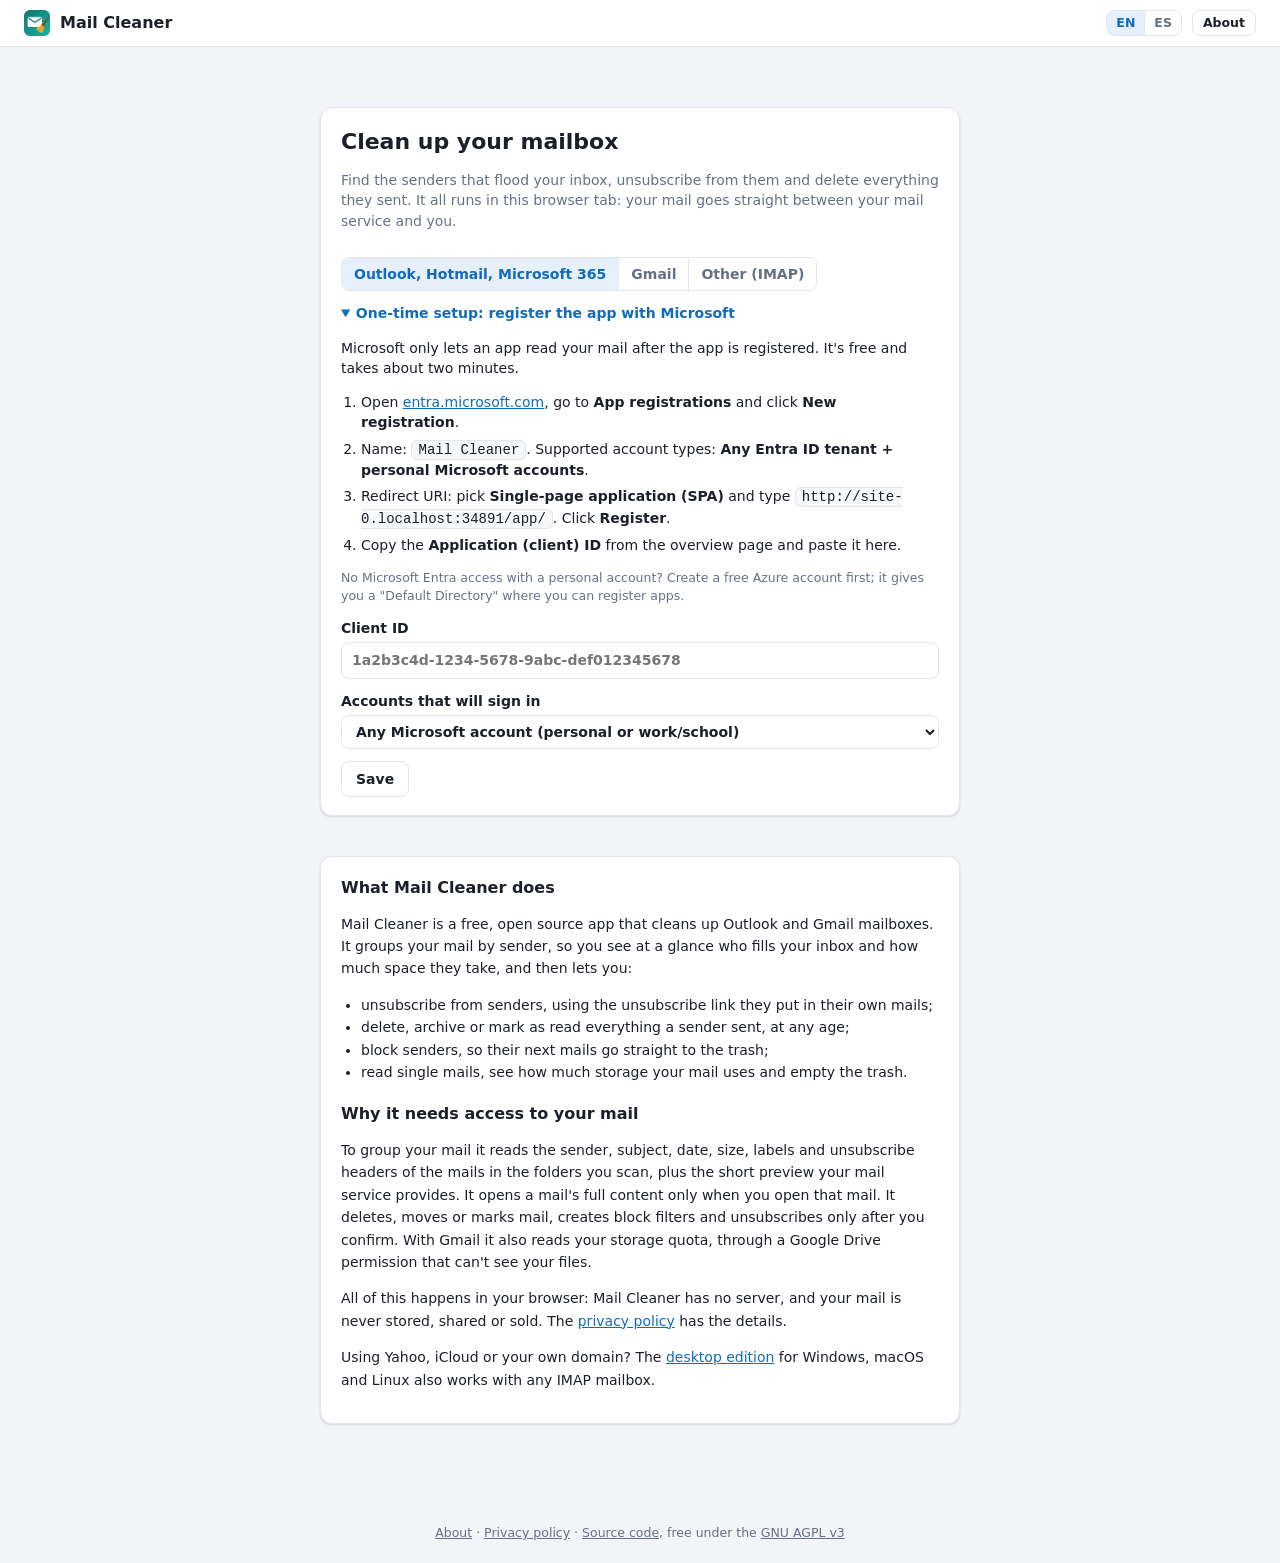
<file: app/index.html>
<!doctype html>
<!-- Mail Cleaner, Copyright (C) 2026 XxSeRyIxX. SPDX-License-Identifier: AGPL-3.0-or-later. Additional terms: see NOTICE. -->
<html lang="en" class="booting">
<head>
  <meta charset="utf-8">
  <!-- GitHub Pages can't send headers, so the page carries its own policy. Mail bodies inherit it in their frame and add a stricter one.
       The hashes are the desktop marker below and the desktop edition's link relay for mail frames (mail.js). -->
  <meta http-equiv="Content-Security-Policy" content="default-src 'self'; script-src 'self' https://accounts.google.com/gsi/client 'sha256-d5X+g5qHFkPagbpJu0rAwpgB8TPoUNZVFLPJgvJJUYA=' 'sha256-LWPZg8NMc2iP+skodLnE5gZQXyqTY5T8fFsRHmKO1uI='; style-src 'self' 'unsafe-inline' https://accounts.google.com/gsi/style; img-src 'self' data: https:; font-src 'self' data: https:; connect-src 'self' https:; frame-src https://accounts.google.com/gsi/; object-src 'none'; base-uri 'none'; form-action 'none'">
  <meta name="viewport" content="width=device-width, initial-scale=1">
  <meta name="description" content="Mail Cleaner finds the senders that flood your Outlook or Gmail inbox, then unsubscribes, deletes, archives or blocks them in bulk. It runs in your browser, with no server.">
  <meta name="author" content="XxSeRyIxX">
  <meta name="generator" content="Mail Cleaner d322843150ce2503">
  <title>Mail Cleaner: bulk unsubscribe and clean up Outlook and Gmail</title>
  <link rel="canonical" href="https://xxseryixx.github.io/mail-cleaner/">
  <meta property="og:type" content="website">
  <meta property="og:site_name" content="Mail Cleaner">
  <meta property="og:title" content="Mail Cleaner">
  <meta property="og:description" content="Find the senders that flood your Outlook or Gmail inbox, then unsubscribe, delete, archive or block them in bulk. Free and open source, and it runs in your browser with no server.">
  <meta property="og:url" content="https://xxseryixx.github.io/mail-cleaner/">
  <meta property="og:image" content="https://xxseryixx.github.io/mail-cleaner/social.png">
  <meta property="og:image:width" content="1280">
  <meta property="og:image:height" content="640">
  <meta property="og:image:alt" content="Mail Cleaner: find the senders that flood your inbox, then unsubscribe, delete or archive them in bulk.">
  <meta property="og:locale" content="en_US">
  <meta property="og:locale:alternate" content="es_ES">
  <meta name="twitter:card" content="summary_large_image">
  <script type="application/ld+json">
  {
    "@context": "https://schema.org",
    "@type": "WebApplication",
    "name": "Mail Cleaner",
    "url": "https://xxseryixx.github.io/mail-cleaner/",
    "description": "Finds the senders that flood your Outlook or Gmail inbox, then unsubscribes, deletes, archives or blocks them in bulk. It runs in your browser, with no server.",
    "image": "https://xxseryixx.github.io/mail-cleaner/social.png",
    "applicationCategory": "UtilitiesApplication",
    "operatingSystem": "Web, Windows, macOS, Linux",
    "inLanguage": ["en", "es"],
    "isAccessibleForFree": true,
    "offers": { "@type": "Offer", "price": "0", "priceCurrency": "USD" },
    "license": "https://www.gnu.org/licenses/agpl-3.0.html",
    "author": { "@type": "Person", "name": "XxSeRyIxX", "url": "https://github.com/XxSeRyIxX" }
  }
  </script>
  <link rel="icon" href="icon.png">
  <link rel="stylesheet" href="app.css">
  <!-- app.css hides the page until app.js shows a view, and without scripts none ever shows. -->
  <noscript><style>.booting main, .booting .footer { visibility: visible; }</style></noscript>
  <!-- Marks the desktop edition before the first paint, so parts meant for the website never flash there. -->
  <script>if (typeof window.external?.receiveMessage === 'function') document.documentElement.classList.add('desktop', 'booting');</script>
  <script type="module" src="app.js"></script>
</head>
<body>
  <!-- data-i18n names a text in app/i18n.js: the English is this page, the Spanish is there. -->
  <header class="topbar">
    <div class="brand" data-only="web">
      <img src="icon.png" width="26" height="26" alt="">
      Mail Cleaner
    </div>
    <div class="row">
      <div id="account" class="account" hidden>
        <span id="account-name"></span>
        <button id="logout" class="btn ghost small" data-i18n="signOut">Sign out</button>
      </div>
      <div id="lang" class="seg small" role="group" aria-label="Language" data-i18n-aria-label="lang">
        <button type="button" data-lang="en">EN</button>
        <button type="button" data-lang="es">ES</button>
      </div>
      <button class="btn ghost small" data-about data-i18n="about">About</button>
    </div>
  </header>

  <main>
    <!-- Pick the mail service and sign in -->
    <section id="view-connect" class="card narrow">
      <h1 data-i18n="connect.title">Clean up your mailbox</h1>
      <p class="muted"><span data-i18n="connect.intro">Find the senders that flood your inbox, unsubscribe from them and delete everything
        they sent. It all runs</span> <span data-only="web" data-i18n="connect.web">in this browser tab</span><span data-only="desktop" hidden
        data-i18n="connect.desktop">on your computer</span><span data-i18n="connect.direct">: your mail goes straight between your mail
        service and you.</span></p>
      <div id="providers" class="seg" role="group" aria-label="Mail service" data-i18n-aria-label="providers">
        <button type="button" data-provider="outlook">Outlook, Hotmail, Microsoft 365</button>
        <button type="button" data-provider="gmail">Gmail</button>
        <button type="button" data-provider="imap" data-i18n="provider.imap">Other (IMAP)</button>
      </div>

      <div id="oauth">
        <button id="login" class="btn primary big"></button>
        <p id="login-wait" class="info-box small" hidden><span data-i18n="login.wait">Finish signing in in your browser, then come back
          here.</span> <button id="login-cancel" type="button" class="link" data-i18n="cancel">Cancel</button></p>
        <p id="login-error" class="error" hidden></p>
        <p id="login-note" class="muted small"></p>
        <details id="own-app">
          <summary id="own-app-title"></summary>
          <div id="steps-outlook">
            <p data-i18n="ms.why">Microsoft only lets an app read your mail after the app is registered. It's free and takes about two minutes.</p>
            <ol class="steps">
              <li data-i18n="ms.step1">Open <a href="https://entra.microsoft.com" target="_blank" rel="noopener noreferrer">entra.microsoft.com</a>,
                go to <b>App registrations</b> and click <b>New registration</b>.</li>
              <li data-i18n="ms.step2">Name: <code>Mail Cleaner</code>. Supported account types:
                <b>Any Entra ID tenant + personal Microsoft accounts</b>.</li>
              <li data-only="web" data-i18n="ms.step3web">Redirect URI: pick <b>Single-page application (SPA)</b> and type
                <code class="redirect-uri"></code>. Click <b>Register</b>.</li>
              <li data-only="desktop" hidden data-i18n="ms.step3desktop">Redirect URI: pick <b>Public client/native (mobile &amp; desktop)</b>
                and type <code class="desktop-redirect"></code>. Click <b>Register</b>.</li>
              <li data-i18n="ms.step4">Copy the <b>Application (client) ID</b> from the overview page and paste it here.</li>
            </ol>
            <p class="muted small" data-i18n="ms.noEntra">No Microsoft Entra access with a personal account? Create a free Azure account first;
              it gives you a "Default Directory" where you can register apps.</p>
          </div>
          <div id="steps-gmail" hidden>
            <p data-i18n="g.why">Google only lets an app read Gmail through a Google Cloud project. Yours is free and takes about ten minutes, once.</p>
            <ol class="steps">
              <li data-i18n="g.step1">Open <a href="https://console.cloud.google.com/projectcreate" target="_blank" rel="noopener noreferrer">console.cloud.google.com</a>
                and create a project, for example <code>Mail Cleaner</code>.</li>
              <li data-i18n="g.step2">In <b>APIs &amp; Services</b>, <b>Library</b>, find the <b>Gmail API</b> and click <b>Enable</b>.
                Do the same for the <b>Google Drive API</b>: the app only uses it to show how much storage you use.</li>
              <li data-i18n="g.step3">Open <b>Google Auth Platform</b> and click <b>Get started</b>: any app name, your email, audience <b>External</b>.
                Then in <b>Audience</b>, under <b>Test users</b>, add your Gmail address.</li>
              <li data-only="web" data-i18n="g.step4web">In <b>Clients</b>, click <b>Create client</b>, application type <b>Web application</b>. Under
                <b>Authorized JavaScript origins</b> add <code class="js-origin"></code>. Copy the <b>Client ID</b> and paste it here.
                There's no secret to copy.</li>
              <li data-only="desktop" hidden data-i18n="g.step4desktop">In <b>Clients</b>, click <b>Create client</b>, application type <b>Desktop app</b>.
                Copy the <b>Client ID</b> and the <b>Client secret</b> and paste them here. Google doesn't treat a desktop app's
                secret as a secret: it can't stay hidden in an app people download.</li>
            </ol>
            <p class="muted small"><span data-i18n="g.unverified">At sign-in Google warns that it hasn't verified the app: it's your own, so click
              <b>Continue</b> and allow what it asks.</span><span data-only="web" data-i18n="g.hour"> Google's sign-ins in a browser last an hour;
              after that the app asks you to click Continue.</span></p>
          </div>
          <form id="app-form" class="form">
            <label><span data-i18n="clientId">Client ID</span>
              <input id="client-id" autocomplete="off" spellcheck="false">
            </label>
            <label id="f-secret" hidden><span data-i18n="clientSecret">Client secret</span>
              <input id="client-secret" autocomplete="off" spellcheck="false">
            </label>
            <label id="f-tenant"><span data-i18n="tenant">Accounts that will sign in</span>
              <select id="tenant">
                <option value="common" data-i18n="tenant.common">Any Microsoft account (personal or work/school)</option>
                <option value="consumers" data-i18n="tenant.consumers">Personal only (outlook.com, hotmail, live)</option>
                <option value="organizations" data-i18n="tenant.organizations">Work or school only</option>
              </select>
            </label>
            <p id="app-error" class="error" hidden></p>
            <div class="row">
              <button class="btn" data-i18n="save">Save</button>
              <button type="button" id="app-default" class="link" hidden></button>
            </div>
          </form>
        </details>
      </div>

      <div id="imap" hidden>
        <div id="imap-desktop-only" class="box">
          <p data-i18n="imap.webOnly">Browsers can't connect to mail servers, so IMAP (Yahoo, iCloud, AOL, GMX, Zoho, your own domain...) only works in the
            desktop edition of Mail Cleaner, for Windows, macOS and Linux. Download it, run it and pick <b>Other (IMAP)</b> there.</p>
          <a data-link="releases" target="_blank" rel="noopener" data-i18n="getDesktop">Get the desktop edition</a>
        </div>
        <form id="imap-form" class="form">
          <p data-i18n="imap.intro">Type your address and the app fills in the server. Many services want an <b>app password</b> rather than your normal
            password; you create one in your account's security settings.</p>
          <p class="muted small"><span data-i18n="imap.keep1">Here the app has to keep your password.</span> <span id="imap-keep"></span>
            <span data-i18n="imap.keep2">and it only goes to your mail server over an encrypted connection. IMAP has no way to block senders, so
            that option isn't offered.</span></p>
          <label><span data-i18n="imap.email">Email address</span>
            <input id="imap-email" type="email" autocomplete="off" spellcheck="false" placeholder="name@example.com" data-i18n-placeholder="imap.emailExample">
          </label>
          <p id="imap-tip" class="info-box small" hidden></p>
          <label><span data-i18n="imap.password">Password or app password</span>
            <input id="imap-password" type="password" autocomplete="off">
          </label>
          <div class="row wrap server">
            <label class="grow"><span data-i18n="imap.server">IMAP server</span>
              <input id="imap-host" autocomplete="off" spellcheck="false" placeholder="imap.example.com">
            </label>
            <label><span data-i18n="imap.port">Port</span>
              <input id="imap-port" type="number" min="1" max="65535" value="993">
            </label>
            <label><span data-i18n="imap.security">Security</span>
              <select id="imap-security">
                <option value="ssl">SSL/TLS</option>
                <option value="starttls">STARTTLS</option>
              </select>
            </label>
          </div>
          <label><span data-i18n="imap.user">User name <span class="muted">(only if it isn't your email address)</span></span>
            <input id="imap-user" autocomplete="off" spellcheck="false">
          </label>
          <p id="imap-error" class="error" hidden></p>
          <div class="row">
            <button id="imap-save" class="btn primary" data-i18n="imap.connect">Connect</button>
          </div>
        </form>
      </div>
    </section>

    <!-- What the app does, readable without signing in: Google's review looks for it on the home page. -->
    <section id="intro" class="card narrow doc" data-only="web">
      <h2 data-i18n="intro.what">What Mail Cleaner does</h2>
      <p data-i18n="intro.p1">Mail Cleaner is a free, open source app that cleans up Outlook and Gmail mailboxes. It groups your mail by sender, so you
        see at a glance who fills your inbox and how much space they take, and then lets you:</p>
      <ul>
        <li data-i18n="intro.li1">unsubscribe from senders, using the unsubscribe link they put in their own mails;</li>
        <li data-i18n="intro.li2">delete, archive or mark as read everything a sender sent, at any age;</li>
        <li data-i18n="intro.li3">block senders, so their next mails go straight to the trash;</li>
        <li data-i18n="intro.li4">read single mails, see how much storage your mail uses and empty the trash.</li>
      </ul>
      <h2 data-i18n="intro.why">Why it needs access to your mail</h2>
      <p data-i18n="intro.p2">To group your mail it reads the sender, subject, date, size, labels and unsubscribe headers of the mails in the folders you
        scan, plus the short preview your mail service provides. It opens a mail's full content only when you open that mail. It
        deletes, moves or marks mail, creates block filters and unsubscribes only after you confirm. With Gmail it also reads your
        storage quota, through a Google Drive permission that can't see your files.</p>
      <p data-i18n="intro.p3">All of this happens in your browser: Mail Cleaner has no server, and your mail is never stored, shared or sold. The
        <a href="privacy.html" data-privacy>privacy policy</a> has the details.</p>
      <p data-i18n="intro.p4">Using Yahoo, iCloud or your own domain? The <a data-link="releases" target="_blank" rel="noopener">desktop edition</a>
        for Windows, macOS and Linux also works with any IMAP mailbox.</p>
    </section>

    <!-- Main -->
    <section id="view-main" class="stack" hidden>
      <div id="storage" class="card storage" hidden>
        <div class="row space wrap">
          <h2 data-i18n="storage">Storage</h2>
          <a id="st-manage" class="small" target="_blank" rel="noopener noreferrer" hidden></a>
        </div>
        <div id="st-summary"></div>
        <div id="st-meter" class="meter" hidden></div>
        <div id="st-legend" class="legend small"></div>
        <div id="st-trash-row" class="row wrap">
          <span id="st-trash" class="small"></span>
          <button id="st-empty" class="btn small danger" hidden></button>
        </div>
        <p id="st-note" class="muted small" hidden></p>
      </div>

      <div class="card">
        <div class="row space wrap">
          <h2 data-i18n="scan.h">1. Scan</h2>
          <span id="scan-info" class="muted small"></span>
        </div>
        <div id="folders" class="chips"></div>
        <div class="row wrap">
          <button id="scan" class="btn primary"></button>
          <label id="scan-unsub-box" class="row small"><input type="checkbox" id="scan-unsub" checked>
            <span data-i18n="scan.unsub">Also find unsubscribe links <span class="muted">(runs in the background, you can work meanwhile)</span></span></label>
          <button id="more-folders" class="link" hidden></button>
        </div>
      </div>

      <div id="job" class="card" hidden>
        <div class="row space">
          <b id="job-title"></b>
          <button id="job-cancel" class="btn ghost small" data-i18n="stop">Stop</button>
        </div>
        <div class="bar"><div id="job-bar"></div></div>
        <div class="row space small">
          <span id="job-text"></span>
          <span id="job-note" class="warn-text"></span>
        </div>
        <p id="job-help" class="muted small" hidden></p>
      </div>

      <div id="stats" class="stats" hidden></div>

      <div id="results" class="layout" hidden>
        <div class="card">
          <div class="row space wrap">
            <h2 data-i18n="pick">2. Pick what to clean</h2>
            <div class="row wrap">
              <div id="group" class="seg" role="group" aria-label="Group by" data-i18n-aria-label="groupBy">
                <button data-group="sender" class="on" data-i18n="bySender">By sender</button>
                <button data-group="domain" data-i18n="byDomain">By domain</button>
              </div>
              <input id="search" type="search" placeholder="Search sender or subject" data-i18n-placeholder="search" autocomplete="off">
            </div>
          </div>

          <div class="filters">
            <div id="chips" class="chips">
              <button class="chip" data-chip="spam" title="Junk, ignored newsletters and bulk mail" data-i18n-title="chip.spamWhy" data-i18n="chip.spam">Likely spam</button>
              <button class="chip" data-chip="unsub" title="Senders with an unsubscribe link" data-i18n-title="chip.unsubWhy" data-i18n="chip.unsub">Can unsubscribe</button>
              <button class="chip" data-chip="unopened" title="Senders whose mail you never opened" data-i18n-title="chip.unopenedWhy" data-i18n="chip.unopened">Never opened</button>
              <button class="chip" data-chip="junk" id="chip-junk"></button>
              <button class="chip" data-chip="attach" data-i18n="chip.attach">With attachments</button>
            </div>
            <div class="row wrap">
              <label class="filter"><span data-i18n="f.age">Older than</span>
                <select id="f-age">
                  <option value="0" data-i18n="f.anyAge">any age</option>
                  <option value="30" data-i18n="months.1">1 month</option>
                  <option value="90" data-i18n="months.3">3 months</option>
                  <option value="180" data-i18n="months.6">6 months</option>
                  <option value="365" data-i18n="years.1">1 year</option>
                  <option value="730" data-i18n="years.2">2 years</option>
                  <option value="1825" data-i18n="years.5">5 years</option>
                </select>
              </label>
              <label class="filter"><span data-i18n="f.mails">Senders with at least</span>
                <select id="f-mails">
                  <option value="1" data-i18n="mails.1">1 mail</option>
                  <option value="2" data-i18n="mails.2">2 mails</option>
                  <option value="5" data-i18n="mails.5">5 mails</option>
                  <option value="10" data-i18n="mails.10">10 mails</option>
                  <option value="20" data-i18n="mails.20">20 mails</option>
                  <option value="50" data-i18n="mails.50">50 mails</option>
                  <option value="100" data-i18n="mails.100">100 mails</option>
                </select>
              </label>
              <label class="filter size-only"><span data-i18n="f.total">using more than</span>
                <select id="f-total">
                  <option value="0" data-i18n="f.anySpace">any space</option>
                  <option value="1">1 MB</option>
                  <option value="10">10 MB</option>
                  <option value="50">50 MB</option>
                  <option value="100">100 MB</option>
                  <option value="500">500 MB</option>
                </select>
              </label>
              <label class="filter size-only"><span data-i18n="f.mailSize">Mails bigger than</span>
                <select id="f-mailsize">
                  <option value="0" data-i18n="f.anySize">any size</option>
                  <option value="0.1">100 KB</option>
                  <option value="1">1 MB</option>
                  <option value="5">5 MB</option>
                  <option value="10">10 MB</option>
                </select>
              </label>
              <button id="f-reset" class="link" hidden data-i18n="f.reset">Reset filters</button>
            </div>
          </div>

          <p id="summary" class="summary"></p>
          <div id="bulk" class="bulk" hidden>
            <span id="bulk-text"></span>
            <button id="bulk-remove" class="btn small danger" data-i18n="remove">Remove</button>
            <button id="bulk-archive" class="btn small" data-i18n="archive">Archive</button>
            <button id="bulk-read" class="btn small" data-i18n="markRead">Mark read</button>
            <button id="bulk-unsub" class="btn small" data-i18n="unsubscribe">Unsubscribe</button>
            <button id="bulk-add" class="btn small" data-i18n="addToList">Add to list</button>
            <button id="bulk-clear" class="link" data-i18n="clear">Clear</button>
          </div>
          <table class="grid">
            <thead>
              <tr>
                <th class="c-sel"><input type="checkbox" id="sel-all" title="Select all" data-i18n-title="selectAll"></th>
                <th class="c-who" data-sort="label"></th>
                <th class="c-num" data-sort="count" data-i18n="th.mails">Mails</th>
                <th class="c-size size-only" data-sort="size" data-i18n="th.size">Size</th>
                <th class="c-num" data-sort="unreadPct" data-i18n="th.unread">Unread</th>
                <th class="c-num" data-sort="score" title="How spammy this sender looks (0 to 100). Hover a score to see why." data-i18n-title="th.spamWhy">Spam</th>
                <th class="c-date" data-sort="latest" data-i18n="th.latest">Latest</th>
                <th data-i18n="th.subject">Last subject</th>
                <th class="c-actions"></th>
              </tr>
            </thead>
            <tbody id="rows"></tbody>
          </table>
          <p id="empty" class="empty" hidden></p>
          <button id="show-more" class="btn ghost wide" hidden></button>
        </div>

        <aside class="card list-panel">
          <h2 data-i18n="list.h">3. Remove list</h2>
          <p class="muted small" data-i18n="list.about">Everything from these senders or domains gets removed, at any age. The list is saved in this browser, so
            after your next scan one click cleans them again.</p>
          <div class="ai-box">
            <b data-i18n="ai.h">Let an AI choose</b>
            <span class="muted small" data-i18n="ai.about">Give ChatGPT, Copilot or any AI chat a summary of your senders, then paste its answer back.</span>
            <div class="row wrap">
              <button id="ai-export" class="btn small" data-i18n="ai.export">1. Export for AI</button>
              <button id="ai-import" class="btn small" data-i18n="ai.import">2. Paste AI answer</button>
            </div>
          </div>
          <form id="add-form" class="row">
            <input id="add-input" placeholder="spam@example.com or @example.com" data-i18n-placeholder="add.example" autocomplete="off" spellcheck="false">
            <button class="btn" data-i18n="add">Add</button>
          </form>
          <ul id="list"></ul>
          <p id="list-total" class="muted small"></p>
          <button id="list-clean" class="btn danger big wide" disabled></button>
        </aside>
      </div>
    </section>
  </main>

  <footer class="footer small muted">
    <button class="link" data-about data-i18n="about">About</button> ·
    <a href="privacy.html" data-privacy data-i18n="privacy">Privacy policy</a> ·
    <a data-link="repo" target="_blank" rel="noopener" data-i18n="source">Source code</a><span data-i18n="freeUnder">, free under the</span>
    <a data-link="license" target="_blank" rel="noopener">GNU AGPL v3</a>
  </footer>

  <dialog id="about">
    <div class="row space">
      <h2>Mail Cleaner</h2>
      <button class="btn ghost small" data-close data-i18n="close">Close</button>
    </div>
    <p data-i18n="about.what">Find the senders that flood your mailbox, unsubscribe from them and delete everything they sent, for Outlook,
      Gmail and IMAP mailboxes. Your mail goes straight between your mail service and you.</p>
    <p id="ab-copy" class="warn-box" hidden></p>
    <p id="ab-made"><span data-i18n="about.made">Made by</span> <a data-link="profile" target="_blank" rel="noopener">XxSeRyIxX</a>.
      Copyright (C) 2026 XxSeRyIxX.</p>
    <p class="small" data-i18n="about.licence">Free and open source: you may use, study, share and change it under the
      <a data-link="license" target="_blank" rel="noopener">GNU Affero General Public License v3</a> or later.
      It comes with absolutely no warranty. The <a data-link="repo" target="_blank" rel="noopener">source code is on GitHub</a>.</p>
    <h3 data-i18n="credits">Credits</h3>
    <ul class="credits small">
      <li data-i18n="credit.mailkit"><b>MailKit and MimeKit</b> by Jeffrey Stedfast (MIT): IMAP in the desktop edition.</li>
      <li data-i18n="credit.photino"><b>Photino.NET</b> by TryPhotino (Apache 2.0): the desktop edition's window.</li>
      <li data-i18n="credit.ispdb"><b>Thunderbird's ISP database</b> by Mozilla: finding the IMAP server for an address.</li>
      <li data-i18n="credit.apis"><b>Microsoft Graph</b>, the <b>Gmail API</b> and <b>Google Identity Services</b>: the mail services and their sign-in.</li>
    </ul>
    <p class="small"><a data-link="issues" target="_blank" rel="noopener" data-i18n="report">Report a problem</a> ·
      <a href="privacy.html" target="_blank" data-privacy data-i18n="privacy">Privacy policy</a><span id="ab-version" hidden> ·
      <a id="ab-deployed" target="_blank" rel="noopener"></a></span></p>
    <div id="ab-proof" class="box small" hidden>
      <p><b data-i18n="proof.original">Original:</b> <span data-i18n="proof.by">Mail Cleaner by XxSeRyIxX,</span>
        <a data-link="repo" target="_blank" rel="noopener" data-i18n="proof.github">on GitHub</a>.
        <b data-i18n="proof.build">Build id:</b> <code id="ab-id"></code>. <b data-i18n="proof.at">Running at:</b> <span id="ab-where"></span>.</p>
      <label class="field"><span data-i18n="proof.look">Look for the build id in text copied from another app</span>
        <textarea id="ab-check" rows="2"></textarea>
      </label>
      <p id="ab-found"></p>
    </div>
  </dialog>

  <dialog id="privacy" class="wide">
    <div class="row space">
      <h2 data-i18n="privacy">Privacy policy</h2>
      <button class="btn ghost small" data-close data-i18n="close">Close</button>
    </div>
    <div id="privacy-body" class="doc"></div>
  </dialog>

  <dialog id="clean">
    <h2 id="cl-title"></h2>
    <p id="cl-who" class="muted"></p>
    <p id="cl-scope" class="muted small" hidden></p>
    <p id="cl-warn" class="warn-box" hidden></p>
    <div id="cl-remove-box">
      <label class="option"><input type="checkbox" id="cl-remove"><span id="cl-remove-text"></span></label>
      <div id="cl-mode" class="indent">
        <label class="option"><input type="radio" name="cl-mode" value="trash" checked><span id="cl-trash-text"></span></label>
        <label id="cl-archive-box" class="option"><input type="radio" name="cl-mode" value="archive">
          <span data-i18n="clean.archive">move them to <b>Archive</b> <span class="muted">(keeps them, out of the Inbox)</span></span></label>
        <label id="cl-delete-box" class="option"><input type="radio" name="cl-mode" value="delete">
          <span><span data-i18n="clean.delete">delete right away, skipping</span> <span class="trash-name"></span>
            <span id="cl-delete-note" class="muted"></span></span></label>
      </div>
    </div>
    <label id="cl-unsub-box" class="option"><input type="checkbox" id="cl-unsub"><span id="cl-unsub-text"></span></label>
    <label id="cl-block-box" class="option"><input type="checkbox" id="cl-block"><span id="cl-block-text"></span></label>
    <div class="row end">
      <button id="cl-cancel" class="btn ghost" data-i18n="cancel">Cancel</button>
      <button id="cl-ok" class="btn danger"></button>
    </div>
  </dialog>

  <dialog id="confirm">
    <h2 id="cf-title"></h2>
    <p id="cf-text"></p>
    <div class="row end">
      <button id="cf-cancel" class="btn ghost" data-i18n="cancel">Cancel</button>
      <button id="cf-ok" class="btn danger"></button>
    </div>
  </dialog>

  <dialog id="renew">
    <h2 data-i18n="renew.h">Continue with Google</h2>
    <p data-i18n="renew.text">Google keeps a sign-in in the browser for one hour. Click <b>Continue</b> to carry on where you left off;
      Google's window usually opens and closes by itself.</p>
    <p id="rn-error" class="error" hidden></p>
    <div class="row end">
      <button id="rn-stop" class="btn ghost" data-i18n="stop">Stop</button>
      <button id="rn-ok" class="btn primary" data-i18n="continue">Continue</button>
    </div>
  </dialog>

  <dialog id="preview" class="wide">
    <div class="row space">
      <h2 id="pv-title"></h2>
      <button class="btn ghost small" data-close data-i18n="close">Close</button>
    </div>
    <div id="pv-unsub-info" class="unsub-box" hidden></div>
    <p id="pv-latest" class="info-box" hidden></p>
    <div class="scroll">
      <table class="grid compact clickable">
        <thead><tr><th class="c-date" data-i18n="pv.received">Received</th><th class="c-from" data-i18n="pv.from">From</th>
          <th data-i18n="pv.subject">Subject</th><th class="c-size size-only" data-i18n="th.size">Size</th>
          <th class="c-folder" data-i18n="pv.folder">Folder</th></tr></thead>
        <tbody id="pv-rows"></tbody>
      </table>
      <button id="pv-more" class="btn ghost wide" hidden></button>
    </div>
    <p id="pv-note" class="muted small"></p>
    <div class="row end wrap">
      <button id="pv-add" class="btn" data-i18n="pv.add">Add to remove list</button>
      <button id="pv-read" class="btn" data-i18n="pv.readAll">Mark all read</button>
      <button id="pv-unsub" class="btn" data-i18n="unsubscribe">Unsubscribe</button>
      <button id="pv-remove" class="btn danger"></button>
    </div>
  </dialog>

  <dialog id="mail" class="viewer">
    <div class="row space">
      <div class="row">
        <button id="mv-newer" class="btn ghost small" title="Newer mail" data-i18n-title="mv.newerWhy" data-i18n="mv.newer">&larr; Newer</button>
        <button id="mv-older" class="btn ghost small" title="Older mail" data-i18n-title="mv.olderWhy" data-i18n="mv.older">Older &rarr;</button>
        <span id="mv-pos" class="muted small"></span>
      </div>
      <button class="btn ghost small" data-close data-i18n="close">Close</button>
    </div>
    <div class="mail-head">
      <h2 id="mv-subject"></h2>
      <div class="muted small"><b id="mv-from"></b> <span id="mv-to"></span></div>
      <div class="muted small" id="mv-meta"></div>
    </div>
    <div class="row wrap">
      <button id="mv-read" class="btn small"></button>
      <button id="mv-archive" class="btn small" data-i18n="archive">Archive</button>
      <button id="mv-delete" class="btn small danger-ghost" data-i18n="mv.delete">Delete</button>
      <button id="mv-images" class="btn small ghost" title="Remote images let the sender know you opened the mail" data-i18n-title="mv.imagesWhy"
        data-i18n="mv.images">Show images</button>
      <a id="mv-web" class="btn small ghost" target="_blank" rel="noopener noreferrer" hidden></a>
      <span id="mv-status" class="muted small"></span>
    </div>
    <!-- No allow-scripts, allow-forms or allow-same-origin: the mail can't run code, submit forms or reach this page. -->
    <iframe id="mv-body" title="Mail" data-i18n-title="mv.frame" sandbox="allow-popups allow-popups-to-escape-sandbox" referrerpolicy="no-referrer"></iframe>
  </dialog>

  <dialog id="links">
    <div class="row space">
      <h2 data-i18n="links.h">Finish unsubscribing</h2>
      <button class="btn ghost small" data-close data-i18n="close">Close</button>
    </div>
    <p class="muted" data-i18n="links.text">These senders don't offer one-click unsubscribe. Open each link and confirm on their page.
      Mail links open your mail app with the message ready to send.</p>
    <ul id="links-list" class="link-list"></ul>
  </dialog>

  <dialog id="export" class="wide">
    <div class="row space">
      <h2 data-i18n="ex.h">Export for an AI</h2>
      <button class="btn ghost small" data-close data-i18n="close">Close</button>
    </div>
    <p class="muted" data-i18n="ex.text">Copy this text into ChatGPT, Copilot, Gemini or any AI chat. If it's too long to paste, download it as a file and
      attach that to the chat instead. It asks the AI which senders to remove, and to answer with a list you bring back here with
      <b>Paste AI answer</b>. The AI doesn't need the full mails: this summary is enough, and much smaller.</p>
    <div class="row wrap">
      <label class="row"><span data-i18n="ex.senders">Senders</span>
        <select id="ex-scope">
          <option value="count" data-i18n="ex.byCount">Top 250 by number of mails</option>
          <option value="size" class="size-only" data-i18n="ex.bySize">Top 250 by space used</option>
          <option value="all" data-i18n="ex.all">All senders</option>
          <option value="view" data-i18n="ex.view">Only what the table shows now</option>
        </select>
      </label>
      <label class="row"><input type="checkbox" id="ex-subjects" checked> <span data-i18n="ex.subjects">Recent subjects</span></label>
      <label class="row"><input type="checkbox" id="ex-preview"> <span data-i18n="ex.preview">Start of their latest mail</span></label>
    </div>
    <label class="field"><span data-i18n="ex.rules">Your own rules for the AI <span class="muted">(optional)</span></span>
      <textarea id="ex-notes" rows="2" placeholder="e.g. keep everything from my bank and from school; I never read shopping newsletters"
        data-i18n-placeholder="ex.rulesExample"></textarea>
    </label>
    <textarea id="ex-text" class="mono" rows="12" readonly aria-label="Text for the AI" data-i18n-aria-label="ex.textLabel"></textarea>
    <div class="row space wrap">
      <span id="ex-size" class="muted small"></span>
      <div class="row wrap">
        <button id="ex-csv-senders" class="btn ghost small" data-i18n="ex.csvSenders">Download senders (CSV)</button>
        <button id="ex-csv-mails" class="btn ghost small" data-i18n="ex.csvMails">Download every mail (CSV)</button>
        <button id="ex-download" class="btn" data-i18n="ex.download">Download text (.md)</button>
        <button id="ex-copy" class="btn primary" data-i18n="ex.copy">Copy text</button>
      </div>
    </div>
  </dialog>

  <dialog id="import" class="wide">
    <div class="row space">
      <h2 data-i18n="im.h">Paste the AI's answer</h2>
      <button class="btn ghost small" data-close data-i18n="close">Close</button>
    </div>
    <textarea id="im-text" rows="7" placeholder="Paste the whole answer here. The addresses in its code block are picked up."
      data-i18n-placeholder="im.example"></textarea>
    <p id="im-note" class="muted small"></p>
    <div id="im-list" class="pick-list"></div>
    <div class="row end">
      <button id="im-add" class="btn primary" disabled></button>
    </div>
  </dialog>

  <div id="toasts" aria-live="polite"></div>
</body>
</html>
</file>
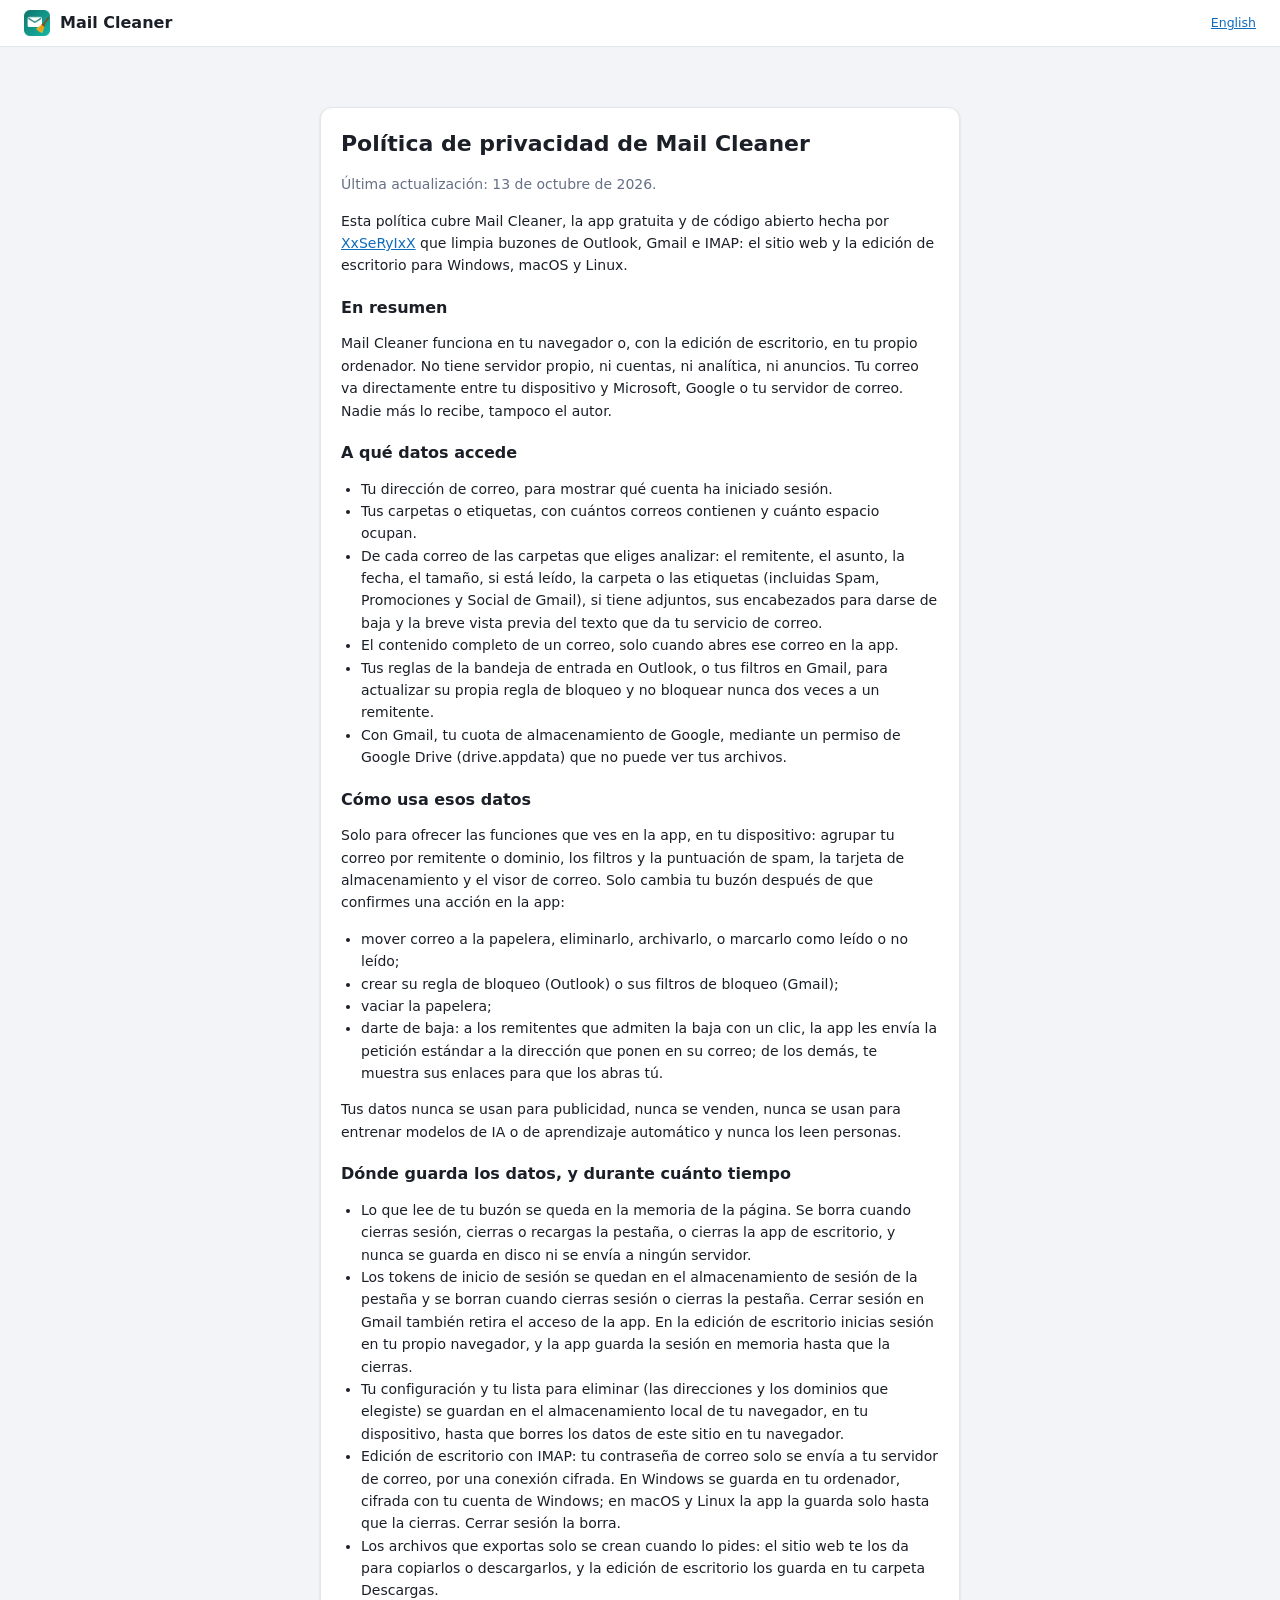
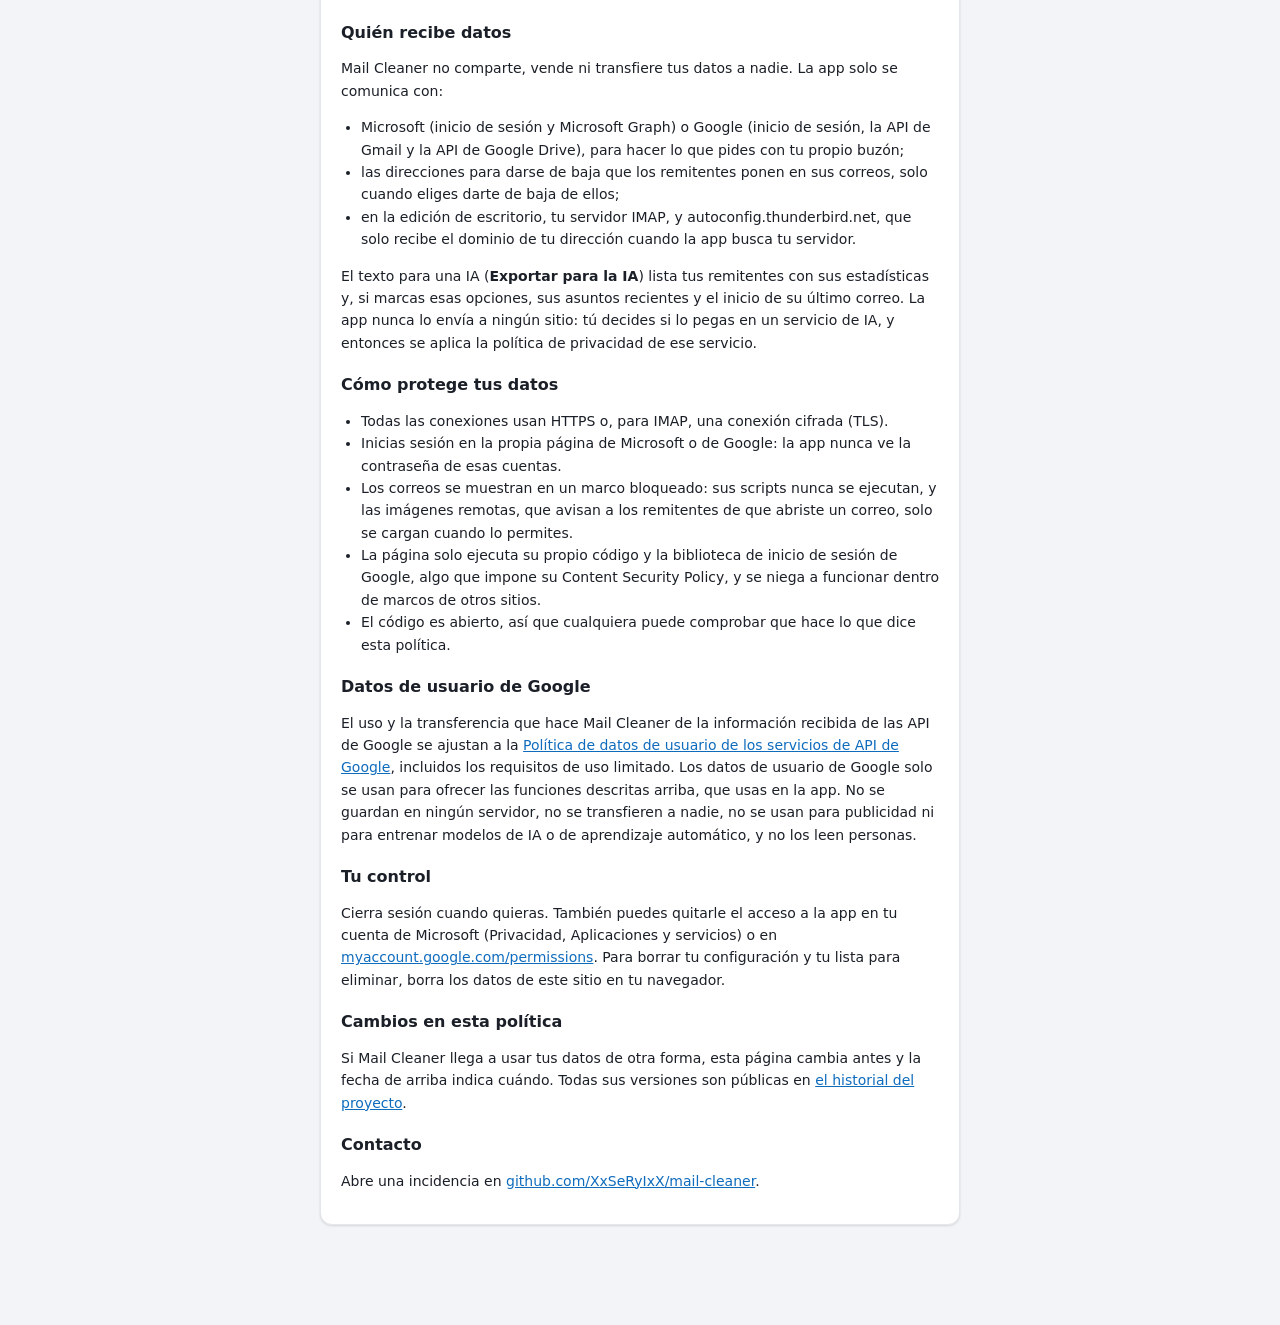
<file: app/privacy.es.html>
<!doctype html>
<!-- Mail Cleaner, Copyright (C) 2026 XxSeRyIxX. SPDX-License-Identifier: AGPL-3.0-or-later. Additional terms: see NOTICE. -->
<html lang="es">
<head>
  <meta charset="utf-8">
  <meta http-equiv="Content-Security-Policy" content="default-src 'none'; style-src 'self'; img-src 'self' data:; connect-src 'self'; base-uri 'none'; form-action 'none'">
  <meta name="viewport" content="width=device-width, initial-scale=1">
  <title>Política de privacidad: Mail Cleaner</title>
  <meta name="description" content="Mail Cleaner no tiene servidor, cuentas, analítica ni anuncios: tu correo va directamente entre tu dispositivo y Microsoft, Google o tu servidor de correo. Qué lee, y para qué.">
  <link rel="canonical" href="https://xxseryixx.github.io/mail-cleaner/privacy.es.html">
  <link rel="alternate" hreflang="en" href="https://xxseryixx.github.io/mail-cleaner/privacy.html">
  <link rel="alternate" hreflang="es" href="https://xxseryixx.github.io/mail-cleaner/privacy.es.html">
  <link rel="icon" href="icon.png">
  <link rel="stylesheet" href="app.css">
</head>
<body>
  <header class="topbar">
    <a class="brand" href="./"><img src="icon.png" width="26" height="26" alt="">Mail Cleaner</a>
    <div class="row"><a class="small" href="privacy.html" hreflang="en" lang="en">English</a></div>
  </header>
  <main>
    <article class="card narrow doc">
      <h1>Política de privacidad de Mail Cleaner</h1>
      <p class="muted">Última actualización: 13 de octubre de 2026.</p>
      <p>Esta política cubre Mail Cleaner, la app gratuita y de código abierto hecha por <a href="https://github.com/XxSeRyIxX">XxSeRyIxX</a>
        que limpia buzones de Outlook, Gmail e IMAP: el sitio web y la edición de escritorio para Windows, macOS y Linux.</p>

      <h2>En resumen</h2>
      <p>Mail Cleaner funciona en tu navegador o, con la edición de escritorio, en tu propio ordenador. No tiene servidor propio, ni
        cuentas, ni analítica, ni anuncios. Tu correo va directamente entre tu dispositivo y Microsoft, Google o tu servidor de correo.
        Nadie más lo recibe, tampoco el autor.</p>

      <h2>A qué datos accede</h2>
      <ul>
        <li>Tu dirección de correo, para mostrar qué cuenta ha iniciado sesión.</li>
        <li>Tus carpetas o etiquetas, con cuántos correos contienen y cuánto espacio ocupan.</li>
        <li>De cada correo de las carpetas que eliges analizar: el remitente, el asunto, la fecha, el tamaño, si está leído, la carpeta o
          las etiquetas (incluidas Spam, Promociones y Social de Gmail), si tiene adjuntos, sus encabezados para darse de baja y la breve
          vista previa del texto que da tu servicio de correo.</li>
        <li>El contenido completo de un correo, solo cuando abres ese correo en la app.</li>
        <li>Tus reglas de la bandeja de entrada en Outlook, o tus filtros en Gmail, para actualizar su propia regla de bloqueo y no
          bloquear nunca dos veces a un remitente.</li>
        <li>Con Gmail, tu cuota de almacenamiento de Google, mediante un permiso de Google Drive (drive.appdata) que no puede ver tus archivos.</li>
      </ul>

      <h2>Cómo usa esos datos</h2>
      <p>Solo para ofrecer las funciones que ves en la app, en tu dispositivo: agrupar tu correo por remitente o dominio, los filtros y
        la puntuación de spam, la tarjeta de almacenamiento y el visor de correo. Solo cambia tu buzón después de que confirmes una
        acción en la app:</p>
      <ul>
        <li>mover correo a la papelera, eliminarlo, archivarlo, o marcarlo como leído o no leído;</li>
        <li>crear su regla de bloqueo (Outlook) o sus filtros de bloqueo (Gmail);</li>
        <li>vaciar la papelera;</li>
        <li>darte de baja: a los remitentes que admiten la baja con un clic, la app les envía la petición estándar a la dirección que
          ponen en su correo; de los demás, te muestra sus enlaces para que los abras tú.</li>
      </ul>
      <p>Tus datos nunca se usan para publicidad, nunca se venden, nunca se usan para entrenar modelos de IA o de aprendizaje
        automático y nunca los leen personas.</p>

      <h2>Dónde guarda los datos, y durante cuánto tiempo</h2>
      <ul>
        <li>Lo que lee de tu buzón se queda en la memoria de la página. Se borra cuando cierras sesión, cierras o recargas la pestaña, o
          cierras la app de escritorio, y nunca se guarda en disco ni se envía a ningún servidor.</li>
        <li>Los tokens de inicio de sesión se quedan en el almacenamiento de sesión de la pestaña y se borran cuando cierras sesión o
          cierras la pestaña. Cerrar sesión en Gmail también retira el acceso de la app. En la edición de escritorio inicias sesión en tu
          propio navegador, y la app guarda la sesión en memoria hasta que la cierras.</li>
        <li>Tu configuración y tu lista para eliminar (las direcciones y los dominios que elegiste) se guardan en el almacenamiento local
          de tu navegador, en tu dispositivo, hasta que borres los datos de este sitio en tu navegador.</li>
        <li>Edición de escritorio con IMAP: tu contraseña de correo solo se envía a tu servidor de correo, por una conexión cifrada. En
          Windows se guarda en tu ordenador, cifrada con tu cuenta de Windows; en macOS y Linux la app la guarda solo hasta que la
          cierras. Cerrar sesión la borra.</li>
        <li>Los archivos que exportas solo se crean cuando lo pides: el sitio web te los da para copiarlos o descargarlos, y la edición
          de escritorio los guarda en tu carpeta Descargas.</li>
      </ul>

      <h2>Quién recibe datos</h2>
      <p>Mail Cleaner no comparte, vende ni transfiere tus datos a nadie. La app solo se comunica con:</p>
      <ul>
        <li>Microsoft (inicio de sesión y Microsoft Graph) o Google (inicio de sesión, la API de Gmail y la API de Google Drive), para
          hacer lo que pides con tu propio buzón;</li>
        <li>las direcciones para darse de baja que los remitentes ponen en sus correos, solo cuando eliges darte de baja de ellos;</li>
        <li>en la edición de escritorio, tu servidor IMAP, y autoconfig.thunderbird.net, que solo recibe el dominio de tu dirección
          cuando la app busca tu servidor.</li>
      </ul>
      <p>El texto para una IA (<b>Exportar para la IA</b>) lista tus remitentes con sus estadísticas y, si marcas esas opciones, sus
        asuntos recientes y el inicio de su último correo. La app nunca lo envía a ningún sitio: tú decides si lo pegas en un servicio
        de IA, y entonces se aplica la política de privacidad de ese servicio.</p>

      <h2>Cómo protege tus datos</h2>
      <ul>
        <li>Todas las conexiones usan HTTPS o, para IMAP, una conexión cifrada (TLS).</li>
        <li>Inicias sesión en la propia página de Microsoft o de Google: la app nunca ve la contraseña de esas cuentas.</li>
        <li>Los correos se muestran en un marco bloqueado: sus scripts nunca se ejecutan, y las imágenes remotas, que avisan a los
          remitentes de que abriste un correo, solo se cargan cuando lo permites.</li>
        <li>La página solo ejecuta su propio código y la biblioteca de inicio de sesión de Google, algo que impone su Content Security
          Policy, y se niega a funcionar dentro de marcos de otros sitios.</li>
        <li>El código es abierto, así que cualquiera puede comprobar que hace lo que dice esta política.</li>
      </ul>

      <h2>Datos de usuario de Google</h2>
      <p>El uso y la transferencia que hace Mail Cleaner de la información recibida de las API de Google se ajustan a la
        <a href="https://developers.google.com/terms/api-services-user-data-policy">Política de datos de usuario de los servicios de API de
        Google</a>, incluidos los requisitos de uso limitado. Los datos de usuario de Google solo se usan para ofrecer las funciones
        descritas arriba, que usas en la app. No se guardan en ningún servidor, no se transfieren a nadie, no se usan para publicidad ni
        para entrenar modelos de IA o de aprendizaje automático, y no los leen personas.</p>

      <h2>Tu control</h2>
      <p>Cierra sesión cuando quieras. También puedes quitarle el acceso a la app en tu cuenta de Microsoft (Privacidad, Aplicaciones y
        servicios) o en <a href="https://myaccount.google.com/permissions">myaccount.google.com/permissions</a>. Para borrar tu
        configuración y tu lista para eliminar, borra los datos de este sitio en tu navegador.</p>

      <h2>Cambios en esta política</h2>
      <p>Si Mail Cleaner llega a usar tus datos de otra forma, esta página cambia antes y la fecha de arriba indica cuándo. Todas sus
        versiones son públicas en <a href="https://github.com/XxSeRyIxX/mail-cleaner/commits/main/app/privacy.es.html">el historial del
        proyecto</a>.</p>

      <h2>Contacto</h2>
      <p>Abre una incidencia en <a href="https://github.com/XxSeRyIxX/mail-cleaner/issues">github.com/XxSeRyIxX/mail-cleaner</a>.</p>
    </article>
  </main>
</body>
</html>
</file>
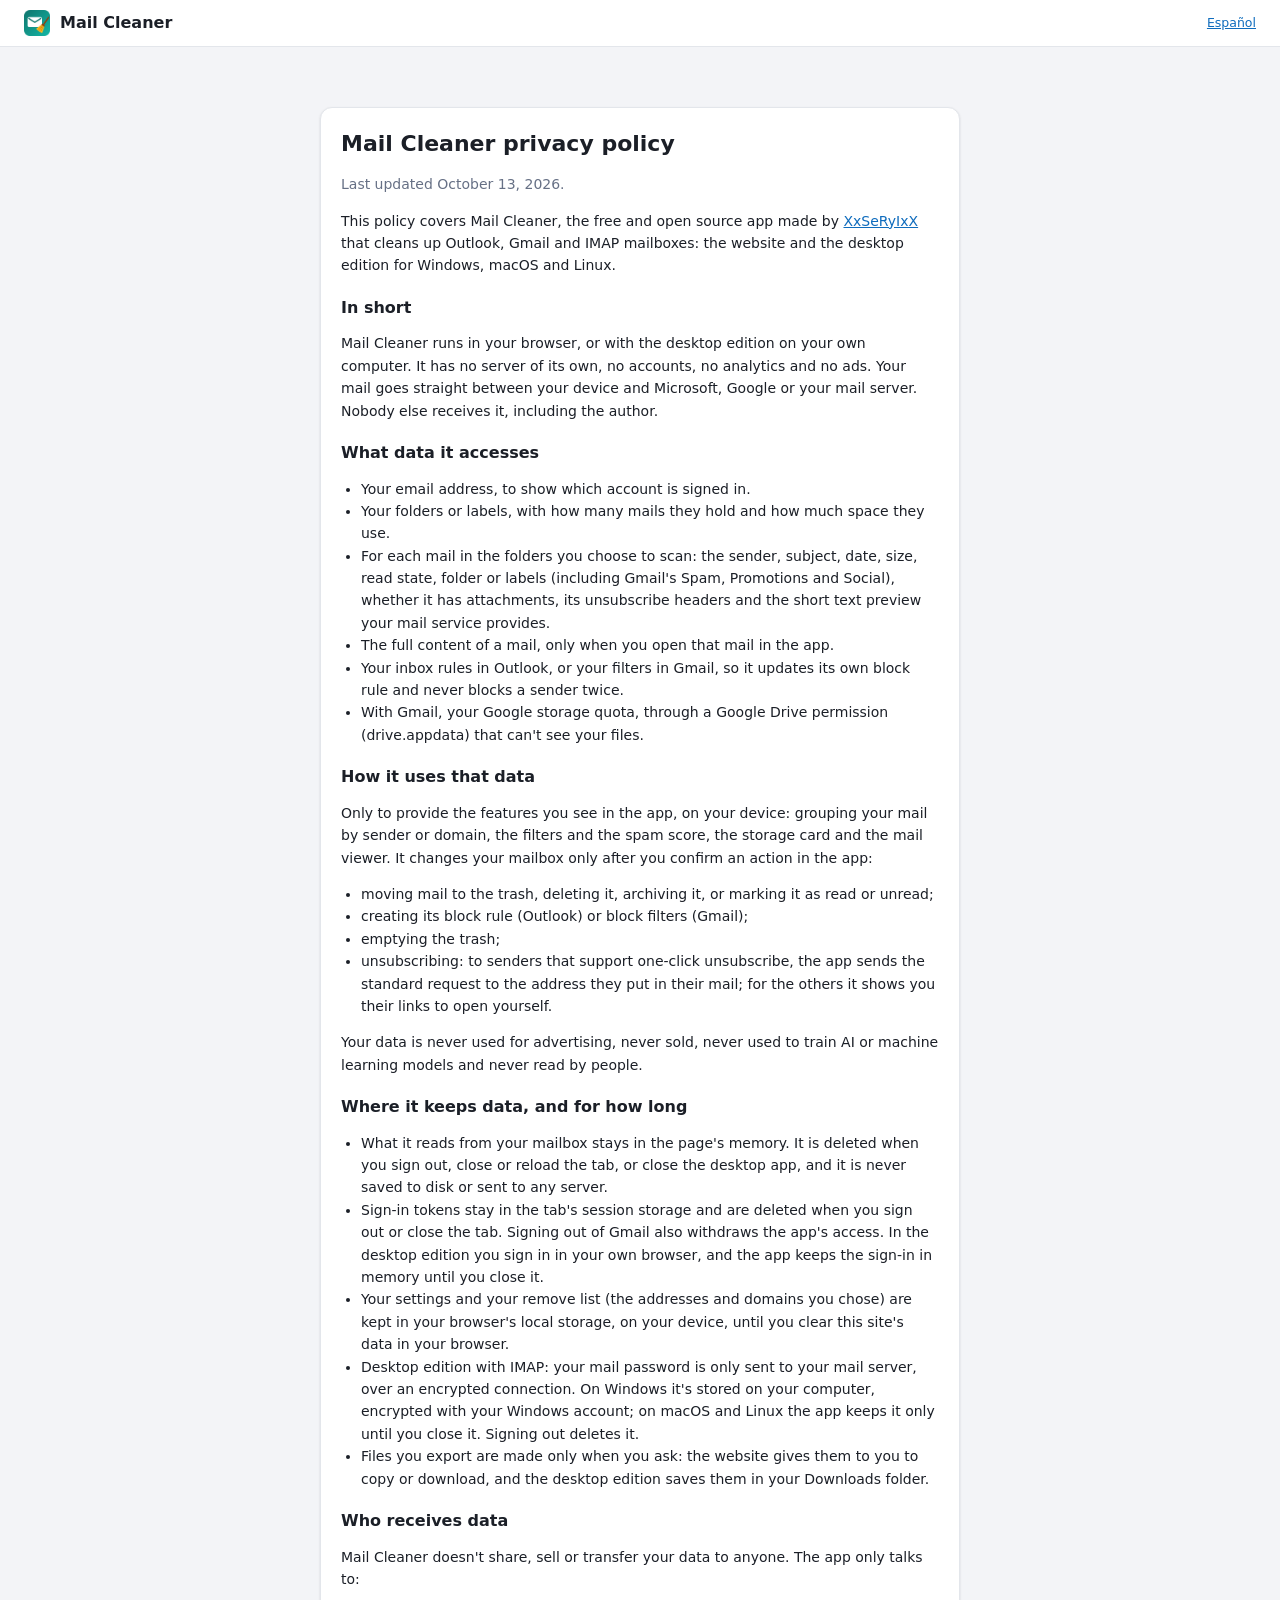
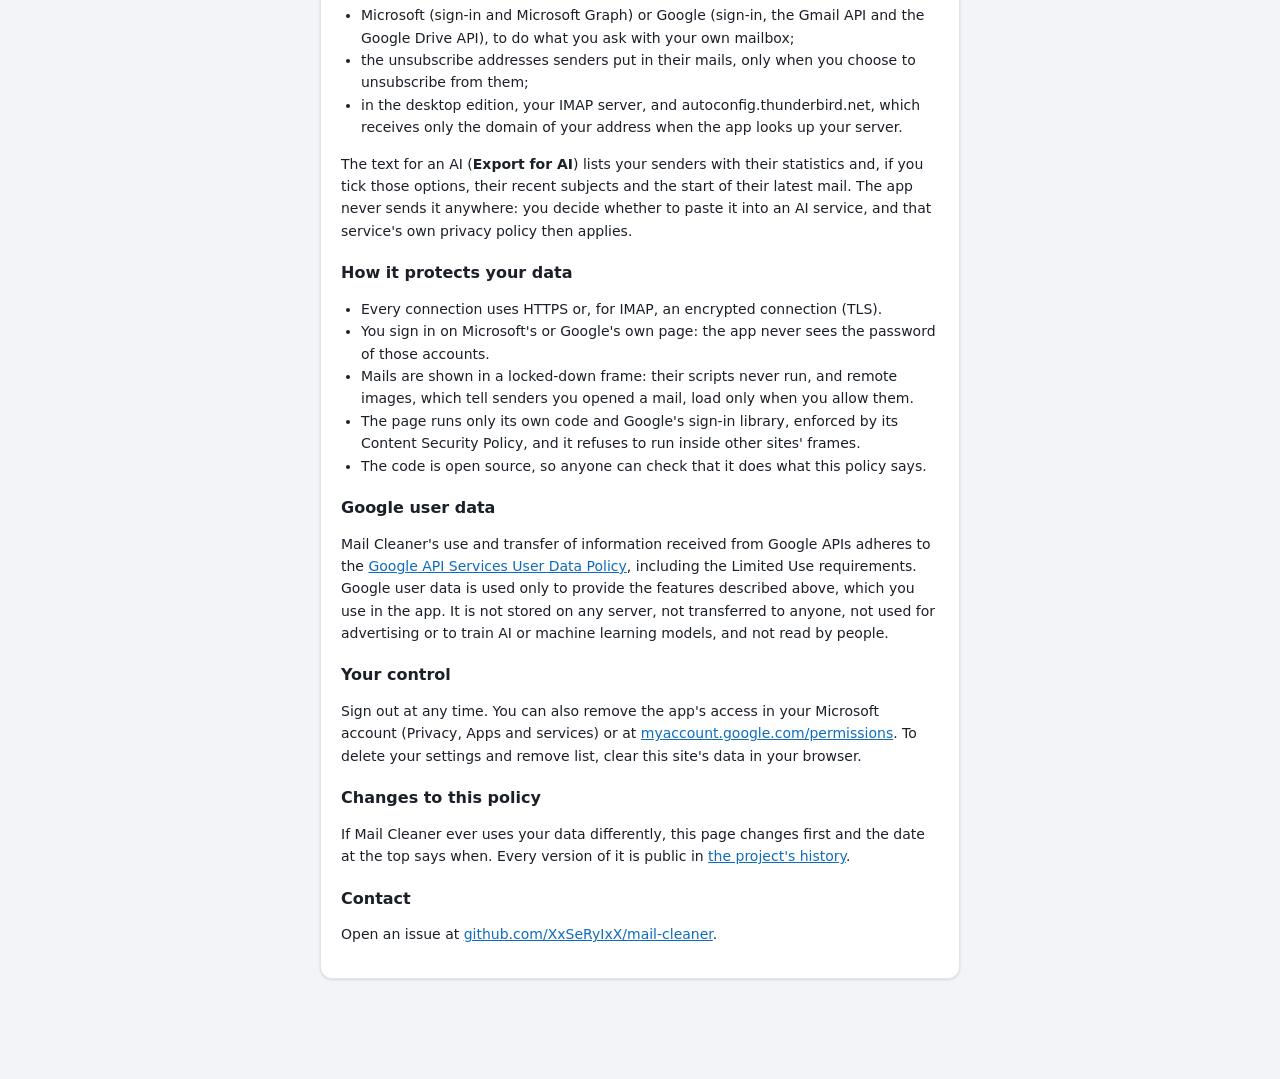
<file: app/privacy.html>
<!doctype html>
<!-- Mail Cleaner, Copyright (C) 2026 XxSeRyIxX. SPDX-License-Identifier: AGPL-3.0-or-later. Additional terms: see NOTICE. -->
<html lang="en">
<head>
  <meta charset="utf-8">
  <meta http-equiv="Content-Security-Policy" content="default-src 'none'; style-src 'self'; img-src 'self' data:; connect-src 'self'; base-uri 'none'; form-action 'none'">
  <meta name="viewport" content="width=device-width, initial-scale=1">
  <title>Privacy policy: Mail Cleaner</title>
  <meta name="description" content="Mail Cleaner has no server, accounts, analytics or ads: your mail goes straight between your device and Microsoft, Google or your mail server. What it reads, and why.">
  <link rel="canonical" href="https://xxseryixx.github.io/mail-cleaner/privacy.html">
  <link rel="alternate" hreflang="en" href="https://xxseryixx.github.io/mail-cleaner/privacy.html">
  <link rel="alternate" hreflang="es" href="https://xxseryixx.github.io/mail-cleaner/privacy.es.html">
  <link rel="icon" href="icon.png">
  <link rel="stylesheet" href="app.css">
</head>
<body>
  <header class="topbar">
    <a class="brand" href="./"><img src="icon.png" width="26" height="26" alt="">Mail Cleaner</a>
    <div class="row"><a class="small" href="privacy.es.html" hreflang="es" lang="es">Español</a></div>
  </header>
  <main>
    <article class="card narrow doc">
      <h1>Mail Cleaner privacy policy</h1>
      <p class="muted">Last updated October 13, 2026.</p>
      <p>This policy covers Mail Cleaner, the free and open source app made by <a href="https://github.com/XxSeRyIxX">XxSeRyIxX</a>
        that cleans up Outlook, Gmail and IMAP mailboxes: the website and the desktop edition for Windows, macOS and Linux.</p>

      <h2>In short</h2>
      <p>Mail Cleaner runs in your browser, or with the desktop edition on your own computer. It has no server of its own, no
        accounts, no analytics and no ads. Your mail goes straight between your device and Microsoft, Google or your mail
        server. Nobody else receives it, including the author.</p>

      <h2>What data it accesses</h2>
      <ul>
        <li>Your email address, to show which account is signed in.</li>
        <li>Your folders or labels, with how many mails they hold and how much space they use.</li>
        <li>For each mail in the folders you choose to scan: the sender, subject, date, size, read state, folder or labels
          (including Gmail's Spam, Promotions and Social), whether it has attachments, its unsubscribe headers and the short text
          preview your mail service provides.</li>
        <li>The full content of a mail, only when you open that mail in the app.</li>
        <li>Your inbox rules in Outlook, or your filters in Gmail, so it updates its own block rule and never blocks a sender twice.</li>
        <li>With Gmail, your Google storage quota, through a Google Drive permission (drive.appdata) that can't see your files.</li>
      </ul>

      <h2>How it uses that data</h2>
      <p>Only to provide the features you see in the app, on your device: grouping your mail by sender or domain, the filters and the
        spam score, the storage card and the mail viewer. It changes your mailbox only after you confirm an action in the app:</p>
      <ul>
        <li>moving mail to the trash, deleting it, archiving it, or marking it as read or unread;</li>
        <li>creating its block rule (Outlook) or block filters (Gmail);</li>
        <li>emptying the trash;</li>
        <li>unsubscribing: to senders that support one-click unsubscribe, the app sends the standard request to the address they put
          in their mail; for the others it shows you their links to open yourself.</li>
      </ul>
      <p>Your data is never used for advertising, never sold, never used to train AI or machine learning models and never read by
        people.</p>

      <h2>Where it keeps data, and for how long</h2>
      <ul>
        <li>What it reads from your mailbox stays in the page's memory. It is deleted when you sign out, close or reload the tab, or
          close the desktop app, and it is never saved to disk or sent to any server.</li>
        <li>Sign-in tokens stay in the tab's session storage and are deleted when you sign out or close the tab. Signing out of Gmail
          also withdraws the app's access. In the desktop edition you sign in in your own browser, and the app keeps the sign-in in
          memory until you close it.</li>
        <li>Your settings and your remove list (the addresses and domains you chose) are kept in your browser's local storage, on
          your device, until you clear this site's data in your browser.</li>
        <li>Desktop edition with IMAP: your mail password is only sent to your mail server, over an encrypted connection. On Windows
          it's stored on your computer, encrypted with your Windows account; on macOS and Linux the app keeps it only until you
          close it. Signing out deletes it.</li>
        <li>Files you export are made only when you ask: the website gives them to you to copy or download, and the desktop edition
          saves them in your Downloads folder.</li>
      </ul>

      <h2>Who receives data</h2>
      <p>Mail Cleaner doesn't share, sell or transfer your data to anyone. The app only talks to:</p>
      <ul>
        <li>Microsoft (sign-in and Microsoft Graph) or Google (sign-in, the Gmail API and the Google Drive API), to do what you ask
          with your own mailbox;</li>
        <li>the unsubscribe addresses senders put in their mails, only when you choose to unsubscribe from them;</li>
        <li>in the desktop edition, your IMAP server, and autoconfig.thunderbird.net, which receives only the domain of your address
          when the app looks up your server.</li>
      </ul>
      <p>The text for an AI (<b>Export for AI</b>) lists your senders with their statistics and, if you tick those options, their
        recent subjects and the start of their latest mail. The app never sends it anywhere: you decide whether to paste it into an AI
        service, and that service's own privacy policy then applies.</p>

      <h2>How it protects your data</h2>
      <ul>
        <li>Every connection uses HTTPS or, for IMAP, an encrypted connection (TLS).</li>
        <li>You sign in on Microsoft's or Google's own page: the app never sees the password of those accounts.</li>
        <li>Mails are shown in a locked-down frame: their scripts never run, and remote images, which tell senders you opened a mail,
          load only when you allow them.</li>
        <li>The page runs only its own code and Google's sign-in library, enforced by its Content Security Policy, and it refuses to
          run inside other sites' frames.</li>
        <li>The code is open source, so anyone can check that it does what this policy says.</li>
      </ul>

      <h2>Google user data</h2>
      <p>Mail Cleaner's use and transfer of information received from Google APIs adheres to the
        <a href="https://developers.google.com/terms/api-services-user-data-policy">Google API Services User Data Policy</a>, including the
        Limited Use requirements. Google user data is used only to provide the features described above, which you use in the app. It
        is not stored on any server, not transferred to anyone, not used for advertising or to train AI or machine learning models, and
        not read by people.</p>

      <h2>Your control</h2>
      <p>Sign out at any time. You can also remove the app's access in your Microsoft account (Privacy, Apps and services) or at
        <a href="https://myaccount.google.com/permissions">myaccount.google.com/permissions</a>. To delete your settings and remove list,
        clear this site's data in your browser.</p>

      <h2>Changes to this policy</h2>
      <p>If Mail Cleaner ever uses your data differently, this page changes first and the date at the top says when. Every version of it
        is public in <a href="https://github.com/XxSeRyIxX/mail-cleaner/commits/main/app/privacy.html">the project's history</a>.</p>

      <h2>Contact</h2>
      <p>Open an issue at <a href="https://github.com/XxSeRyIxX/mail-cleaner/issues">github.com/XxSeRyIxX/mail-cleaner</a>.</p>
    </article>
  </main>
</body>
</html>
</file>
<file: app/app.css>
/* Mail Cleaner, Copyright (C) 2026 XxSeRyIxX. SPDX-License-Identifier: AGPL-3.0-or-later. Additional terms: see NOTICE. */
:root {
  --bg: #f3f4f7;
  --card: #ffffff;
  --text: #1b1f27;
  --muted: #667085;
  --line: #e3e6eb;
  --hover: #f6f7f9;
  --brand: #0f6cbd;
  --brand-hover: #0b5a9e;
  --brand-soft: #e7f0fa;
  --danger: #c4314b;
  --danger-hover: #a3283e;
  --danger-soft: #fcebee;
  --warn: #9a5a00;
  --warn-soft: #fff3df;
  --ok: #107c41;
  --ok-soft: #e6f4ea;
  --radius: 12px;
  --shadow: 0 1px 2px rgba(16, 24, 40, .05), 0 1px 3px rgba(16, 24, 40, .08);
  /* Text on --brand and --danger. */
  --on-color: #fff;
  color-scheme: light dark;
}

@media (prefers-color-scheme: dark) {
  :root {
    --bg: #101216;
    --card: #191c22;
    --text: #e8eaef;
    --muted: #98a1b0;
    --line: #2a2f38;
    --hover: #20242b;
    --brand: #4ea1f3;
    --brand-hover: #73b5f6;
    --brand-soft: #18293b;
    --danger: #f06a80;
    --danger-hover: #f48b9c;
    --danger-soft: #3a1d24;
    --warn: #f1a93b;
    --warn-soft: #33270f;
    --ok: #5fd08a;
    --ok-soft: #15301f;
    --shadow: none;
    /* The dark theme's colours are light: white on them can't be read. */
    --on-color: #0e1116;
  }
}

* { box-sizing: border-box; }
[hidden] { display: none !important; }
/* The page boots (index.html) until the app shows a view, hidden meanwhile so nothing jumps while it is filled in and
   translated. index.html also marks the desktop edition before the first paint. */
.desktop [data-only="web"], .booting #view-connect { display: none !important; }
.booting main, .booting .footer { visibility: hidden; }
.no-sizes .size-only { display: none !important; }

body {
  margin: 0;
  background: var(--bg);
  color: var(--text);
  font: 14px/1.45 "Segoe UI Variable Text", "Segoe UI", system-ui, -apple-system, sans-serif;
}

h1 { font-size: 22px; margin: 0 0 8px; }
h2 { font-size: 16px; margin: 0; }
a { color: var(--brand); }
code { background: var(--hover); border: 1px solid var(--line); border-radius: 6px; padding: 1px 6px; }

.muted { color: var(--muted); }
.small { font-size: 12.5px; }
.error { color: var(--danger); }
.warn-text { color: var(--warn); }
.nowrap { white-space: nowrap; }

/* Layout */
.topbar {
  position: sticky; top: 0; z-index: 5;
  display: flex; align-items: center; justify-content: space-between;
  padding: 10px 24px;
  background: var(--card);
  border-bottom: 1px solid var(--line);
}
/* Stays on the right in the desktop edition, which hides the brand. */
.topbar > .row { margin-left: auto; }
.brand { display: flex; align-items: center; gap: 10px; font-weight: 650; font-size: 16px; }
.account { display: flex; align-items: center; gap: 12px; color: var(--muted); }

main { max-width: 1680px; margin: 0 auto; padding: 20px 24px 60px; }
.stack { display: grid; gap: 16px; }
.card { background: var(--card); border: 1px solid var(--line); border-radius: var(--radius); box-shadow: var(--shadow); padding: 18px 20px; }
.card.narrow { max-width: 640px; margin: 40px auto; }
.card > * + * { margin-top: 12px; }

.row { display: flex; align-items: center; gap: 10px; }
.row.space { justify-content: space-between; }
.row.end { justify-content: flex-end; }
.row.wrap { flex-wrap: wrap; }

.layout { display: grid; grid-template-columns: minmax(0, 1fr) 340px; gap: 16px; align-items: start; }
.list-panel { position: sticky; top: 72px; }
@media (max-width: 1100px) {
  .layout { grid-template-columns: 1fr; }
  .list-panel { position: static; }
}

/* Controls */
.btn {
  display: inline-flex; align-items: center; justify-content: center; gap: 6px;
  padding: 7px 14px;
  border: 1px solid var(--line); border-radius: 8px;
  background: var(--card); color: var(--text);
  font: inherit; font-weight: 600; cursor: pointer;
  white-space: nowrap;
}
.btn:hover:not(:disabled) { background: var(--hover); }
.btn:disabled { opacity: .5; cursor: default; }
.btn.primary { background: var(--brand); border-color: var(--brand); color: var(--on-color); }
.btn.primary:hover:not(:disabled) { background: var(--brand-hover); }
.btn.danger { background: var(--danger); border-color: var(--danger); color: var(--on-color); }
.btn.danger:hover:not(:disabled) { background: var(--danger-hover); }
.btn.ghost { background: transparent; }
.btn.small { padding: 3px 10px; font-size: 12.5px; }
.btn.big { padding: 11px 22px; font-size: 15px; }
.btn.wide { width: 100%; }
.btn.danger-ghost { color: var(--danger); background: transparent; }
.btn.danger-ghost:hover:not(:disabled) { background: var(--danger-soft); }
.link { background: none; border: none; padding: 0; color: var(--brand); font: inherit; cursor: pointer; text-decoration: underline; }

input, select, textarea {
  font: inherit; color: var(--text);
  background: var(--card);
  border: 1px solid var(--line); border-radius: 8px;
  padding: 7px 10px;
}
input:focus, select:focus, textarea:focus { outline: 2px solid var(--brand); outline-offset: -1px; }
input[type=checkbox], input[type=radio] { accent-color: var(--brand); width: 16px; height: 16px; margin: 0; }
textarea { width: 100%; resize: vertical; }
textarea.mono { font: 12px/1.45 ui-monospace, "Cascadia Mono", Consolas, monospace; white-space: pre; }
#search { min-width: 240px; }
#add-input { flex: 1; min-width: 0; }

.form { display: grid; gap: 12px; }
.form label, .field { display: grid; gap: 4px; font-weight: 600; }
.form .server { align-items: end; }
.form .server .grow { flex: 1; min-width: 220px; }
#imap-port { width: 96px; }
.steps { padding-left: 20px; }
.steps li + li { margin-top: 6px; }

/* Connect: the service tabs, sign-in, and the steps to register your own app */
#oauth > * + *, #imap > * + *, #own-app > * + * { margin-top: 12px; }
#own-app > summary { cursor: pointer; font-weight: 600; color: var(--brand); }
.box { background: var(--hover); padding: 10px 12px; border-radius: 8px; }
.box p { margin: 0 0 8px; }

/* Footer, About and the privacy page */
.footer { padding: 0 24px 24px; text-align: center; }
.footer a, .footer .link { color: var(--muted); }
h3 { font-size: 14px; margin: 0; }
.credits { margin: 6px 0 0; padding-left: 18px; }
.credits li + li { margin-top: 4px; }
.doc { line-height: 1.6; }
.doc h2 { margin-top: 18px; }
.doc > h2:first-child { margin-top: 0; }
.doc ul { padding-left: 20px; }
a.brand { color: inherit; text-decoration: none; }

/* Chips: folder pickers and filter toggles */
.chips { display: flex; flex-wrap: wrap; gap: 8px; }
.chip {
  display: inline-flex; align-items: center; gap: 8px;
  padding: 5px 12px;
  border: 1px solid var(--line); border-radius: 999px;
  background: var(--card); color: var(--text);
  font: inherit; cursor: pointer; user-select: none;
}
.chip:hover { background: var(--hover); }
.chip.on { border-color: var(--brand); background: var(--brand-soft); color: var(--brand); }
.chip .count { color: var(--muted); font-variant-numeric: tabular-nums; }

.seg { display: inline-flex; border: 1px solid var(--line); border-radius: 8px; overflow: hidden; }
.seg button { border: none; background: var(--card); color: var(--muted); font: inherit; font-weight: 600; padding: 6px 12px; cursor: pointer; }
.seg button + button { border-left: 1px solid var(--line); }
.seg button.on { background: var(--brand-soft); color: var(--brand); }
.seg.small button { padding: 3px 9px; font-size: 12.5px; }

.filters { display: grid; gap: 10px; padding: 12px; border-radius: 10px; background: var(--hover); }
.filter { display: inline-flex; align-items: center; gap: 6px; color: var(--muted); }
.filter select { padding: 4px 8px; }
.summary { margin: 12px 0 0; color: var(--muted); }
.summary b { color: var(--text); }

/* Progress */
.bar { height: 8px; background: var(--line); border-radius: 999px; overflow: hidden; margin: 10px 0 8px; }
.bar > div { height: 100%; width: 0; background: var(--brand); transition: width .4s ease; }

/* Overview cards */
.stats { display: grid; grid-template-columns: repeat(4, minmax(0, 1fr)); gap: 12px; }
.stat {
  display: flex; flex-direction: column; gap: 2px;
  background: var(--card); border: 1px solid var(--line); border-radius: var(--radius);
  box-shadow: var(--shadow); padding: 14px 16px;
}
.stat b { font-size: 24px; font-variant-numeric: tabular-nums; }
.stat span { color: var(--muted); }
.stat .row { margin-top: 8px; }
.stat.alert b { color: var(--danger); }
@media (max-width: 900px) { .stats { grid-template-columns: repeat(2, minmax(0, 1fr)); } }

/* Storage: one bar split by what uses the space, and its legend */
.meter { display: flex; height: 12px; border-radius: 999px; overflow: hidden; background: var(--line); }
.meter > span { flex: none; height: 100%; background: var(--c); }
.meter > span + span { box-shadow: inset 2px 0 0 var(--card); }
.legend { display: flex; flex-wrap: wrap; gap: 4px 18px; color: var(--muted); }
.legend:empty, #st-summary:empty { display: none; }
.legend > span { display: inline-flex; align-items: center; gap: 6px; }
.legend > span::before { content: ""; width: 10px; height: 10px; border-radius: 3px; background: var(--c); }
.legend b { color: var(--text); font-weight: 600; }
.part-0 { --c: #0f6cbd; }
.part-1 { --c: #5aa2e0; }
.part-2 { --c: #8764b8; }
.part-3 { --c: #2e9d7f; }
.part-4 { --c: #d08a2b; }
.part-rest { --c: #98a1b0; }
.part-trash { --c: var(--danger); }
.ok-text { color: var(--ok); }

.bulk {
  display: flex; align-items: center; gap: 10px; flex-wrap: wrap;
  padding: 8px 12px; border-radius: 8px; background: var(--brand-soft);
}
.bulk span { font-weight: 600; margin-right: auto; }

/* Tables */
.grid { width: 100%; border-collapse: collapse; table-layout: fixed; }
.grid th, .grid td { padding: 8px; border-bottom: 1px solid var(--line); text-align: left; vertical-align: middle; }
.grid th { font-size: 12px; text-transform: uppercase; letter-spacing: .03em; color: var(--muted); font-weight: 600; white-space: nowrap; }
.grid th[data-sort] { cursor: pointer; user-select: none; }
.grid th[data-sort]:hover { color: var(--text); }
.grid th.asc::after { content: " \2191"; }
.grid th.desc::after { content: " \2193"; }
.grid tbody tr:hover { background: var(--hover); }
.grid tbody tr.sel { background: var(--brand-soft); }
.grid .c-sel { width: 36px; }
.grid .c-who { width: 26%; }
.grid .c-num { width: 66px; text-align: right; }
.grid .c-size { width: 80px; text-align: right; }
.grid .c-date { width: 104px; }
.grid .c-actions { width: 150px; }
.grid .c-from { width: 28%; }
.grid .c-folder { width: 140px; }
.grid td.num { text-align: right; font-variant-numeric: tabular-nums; }
.grid td.actions { text-align: right; white-space: nowrap; }
.grid td.actions .btn + .btn { margin-left: 4px; }
.grid .ellipsis, .grid .who div { overflow: hidden; text-overflow: ellipsis; white-space: nowrap; }
.grid .who .name { font-weight: 600; }
.grid .who .sub { color: var(--muted); font-size: 12.5px; }
.grid.compact td { padding: 6px 8px; }
.grid tr.unread td { font-weight: 600; }

.score {
  display: inline-block; min-width: 36px; padding: 1px 8px;
  border-radius: 999px; text-align: center; font-weight: 650; cursor: help;
}
.score.lo { background: var(--hover); color: var(--muted); }
.score.mid { background: var(--warn-soft); color: var(--warn); }
.score.hi { background: var(--danger-soft); color: var(--danger); }
.badge { display: inline-block; margin-left: 6px; padding: 0 7px; border-radius: 999px; font-size: 11.5px; font-weight: 600; background: var(--ok-soft); color: var(--ok); }

.empty { text-align: center; color: var(--muted); padding: 30px 0; }

/* Remove list */
.ai-box { display: grid; gap: 6px; padding: 10px 12px; border: 1px dashed var(--line); border-radius: 10px; }
#list { list-style: none; margin: 12px 0 0; padding: 0; max-height: 46vh; overflow: auto; }
#list li { display: flex; align-items: center; gap: 8px; padding: 6px 4px; border-bottom: 1px solid var(--line); }
#list li .k { flex: 1; min-width: 0; overflow: hidden; text-overflow: ellipsis; white-space: nowrap; }
#list li .n { color: var(--muted); font-variant-numeric: tabular-nums; }
#list li .x { border: none; background: none; color: var(--muted); font-size: 18px; line-height: 1; cursor: pointer; padding: 0 4px; }
#list li .x:hover { color: var(--danger); }
#list li.none { color: var(--muted); border: none; }

/* Dialogs */
dialog {
  width: min(560px, 92vw);
  border: 1px solid var(--line); border-radius: 16px;
  padding: 22px;
  background: var(--card); color: var(--text);
  box-shadow: 0 24px 60px rgba(0, 0, 0, .3);
}
dialog.wide { width: min(980px, 94vw); }
dialog::backdrop { background: rgba(12, 16, 24, .5); }
dialog > * + * { margin-top: 14px; }
.option { display: flex; gap: 10px; align-items: flex-start; padding: 6px 0; cursor: pointer; }
.option input { margin-top: 2px; flex: none; }
.indent { padding-left: 26px; }
.warn-box { background: var(--warn-soft); color: var(--warn); padding: 10px 12px; border-radius: 8px; }
.info-box { background: var(--hover); padding: 10px 12px; border-radius: 8px; white-space: pre-line; }
.info-box:empty { display: none; }
.scroll { max-height: 50vh; overflow: auto; border: 1px solid var(--line); border-radius: 8px; }
.scroll thead th { position: sticky; top: 0; background: var(--card); }
.pick-list, .link-list { max-height: 40vh; overflow: auto; border: 1px solid var(--line); border-radius: 8px; padding: 2px 12px; margin: 0; list-style: none; }
.pick-list:empty { display: none; }
.pick-list .option + .option { border-top: 1px solid var(--line); }
.link-list li { display: flex; align-items: center; justify-content: space-between; gap: 12px; padding: 8px 0; }
.link-list li + li { border-top: 1px solid var(--line); }
.link-list li span { overflow: hidden; text-overflow: ellipsis; white-space: nowrap; }

/* Sender preview and mail viewer */
.grid.clickable tbody tr { cursor: pointer; }
.unsub-box { border: 1px solid var(--line); border-radius: 8px; padding: 10px 12px; }
.unsub-box ul { margin: 6px 0 0; padding-left: 18px; }
.unsub-box li + li { margin-top: 4px; }
.unsub-box .who { font-weight: 600; }
.unsub-box p { margin: 6px 0 0; }
/* Only when open: a display rule on a closed dialog would beat the browser's own "display: none". */
dialog.viewer[open] { width: min(1100px, 96vw); height: 92vh; display: flex; flex-direction: column; }
dialog.viewer > * + * { margin-top: 10px; }
.mail-head h2 { font-size: 18px; overflow-wrap: anywhere; }
.mail-head div { overflow-wrap: anywhere; }
#mv-body { flex: 1; width: 100%; min-height: 0; border: 1px solid var(--line); border-radius: 8px; background: #fff; }

/* Toasts */
#toasts {
  position: fixed; left: 50%; bottom: 20px; transform: translateX(-50%);
  display: flex; flex-direction: column; gap: 8px; z-index: 20; width: min(560px, 92vw);
}
.toast {
  background: #1f2633; color: #fff;
  padding: 11px 16px; border-radius: 10px;
  box-shadow: 0 10px 30px rgba(0, 0, 0, .25);
}
.toast.bad { background: var(--danger); }
</file>
